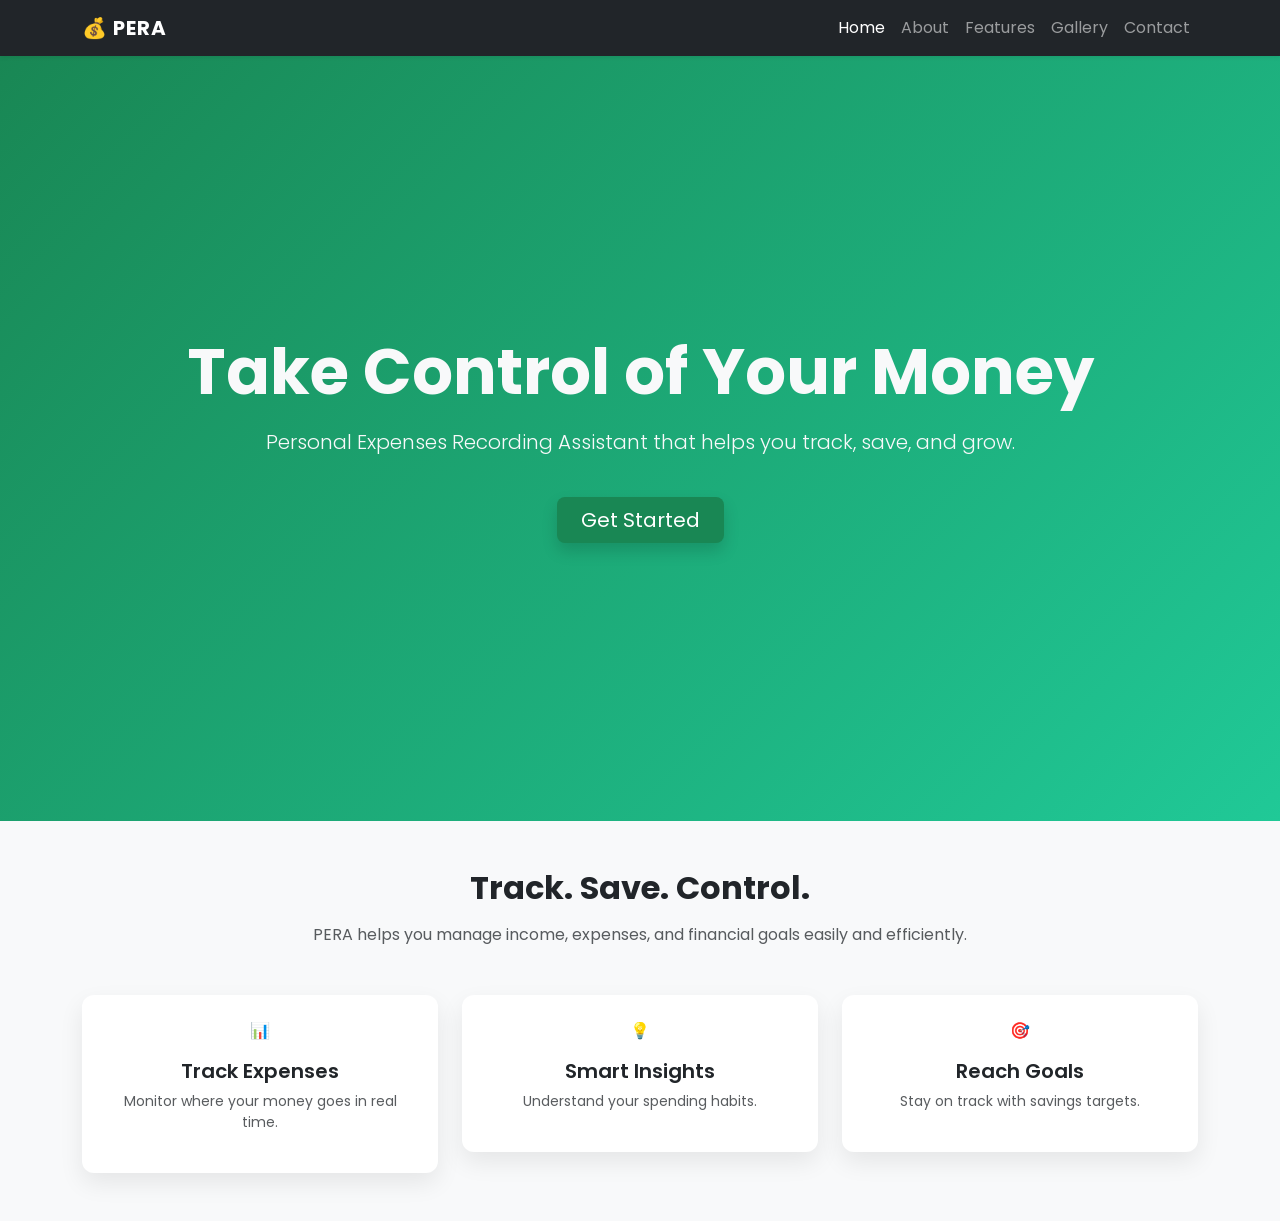
<file: index.html>
<!DOCTYPE html>
<html lang="en">
<head>
  <meta charset="UTF-8">
  <meta name="viewport" content="width=device-width, initial-scale=1.0">
  <title>PERA | Home</title>

  <link href="https://cdn.jsdelivr.net/npm/bootstrap@5.3.2/dist/css/bootstrap.min.css" rel="stylesheet">

  <link href="https://fonts.googleapis.com/css2?family=Poppins:wght@300;400;600;700&display=swap" rel="stylesheet">

  <link rel="stylesheet" href="style.css">
</head>
<body>

<nav class="navbar navbar-expand-lg navbar-dark bg-dark shadow-sm">
  <div class="container">
    <a class="navbar-brand fw-bold" href="index.html">💰 PERA</a>
    <button class="navbar-toggler" type="button" data-bs-toggle="collapse" data-bs-target="#navbarNav">
      <span class="navbar-toggler-icon"></span>
    </button>
    <div class="collapse navbar-collapse" id="navbarNav">
      <ul class="navbar-nav ms-auto">
        <li class="nav-item"><a class="nav-link active" href="index.html">Home</a></li>
        <li class="nav-item"><a class="nav-link" href="about.html">About</a></li>
        <li class="nav-item"><a class="nav-link" href="services.html">Features</a></li>
        <li class="nav-item"><a class="nav-link" href="gallery.html">Gallery</a></li>
        <li class="nav-item"><a class="nav-link" href="contact.html">Contact</a></li>
      </ul>
    </div>
  </div>
</nav>

<header class="hero text-center text-light d-flex align-items-center">
  <div class="container">
    <h1 class="display-3 fw-bold">Take Control of Your Money</h1>
    <p class="lead mt-3">Personal Expenses Recording Assistant that helps you track, save, and grow.</p>
    
    <a href="home.html" class="btn btn-success btn-lg mt-4 px-4 py-2 shadow">Get Started</a>
  </div>
</header>

<section class="container text-center py-5">
  <h2 class="fw-bold mb-3">Track. Save. Control.</h2>
  <p class="text-muted mb-5">PERA helps you manage income, expenses, and financial goals easily and efficiently.</p>

  <div class="row g-4">
    <div class="col-md-4">
      <div class="feature-box p-4">
        📊
        <h5 class="mt-3 fw-semibold">Track Expenses</h5>
        <p class="text-muted small">Monitor where your money goes in real time.</p>
      </div>
    </div>
    <div class="col-md-4">
      <div class="feature-box p-4">
        💡
        <h5 class="mt-3 fw-semibold">Smart Insights</h5>
        <p class="text-muted small">Understand your spending habits.</p>
      </div>
    </div>
    <div class="col-md-4">
      <div class="feature-box p-4">
        🎯
        <h5 class="mt-3 fw-semibold">Reach Goals</h5>
        <p class="text-muted small">Stay on track with savings targets.</p>
      </div>
    </div>
  </div>
</section>

<script src="script.js"></script>
<script src="https://cdn.jsdelivr.net/npm/bootstrap@5.3.2/dist/js/bootstrap.bundle.min.js"></script>
</body>
</html>
</file>
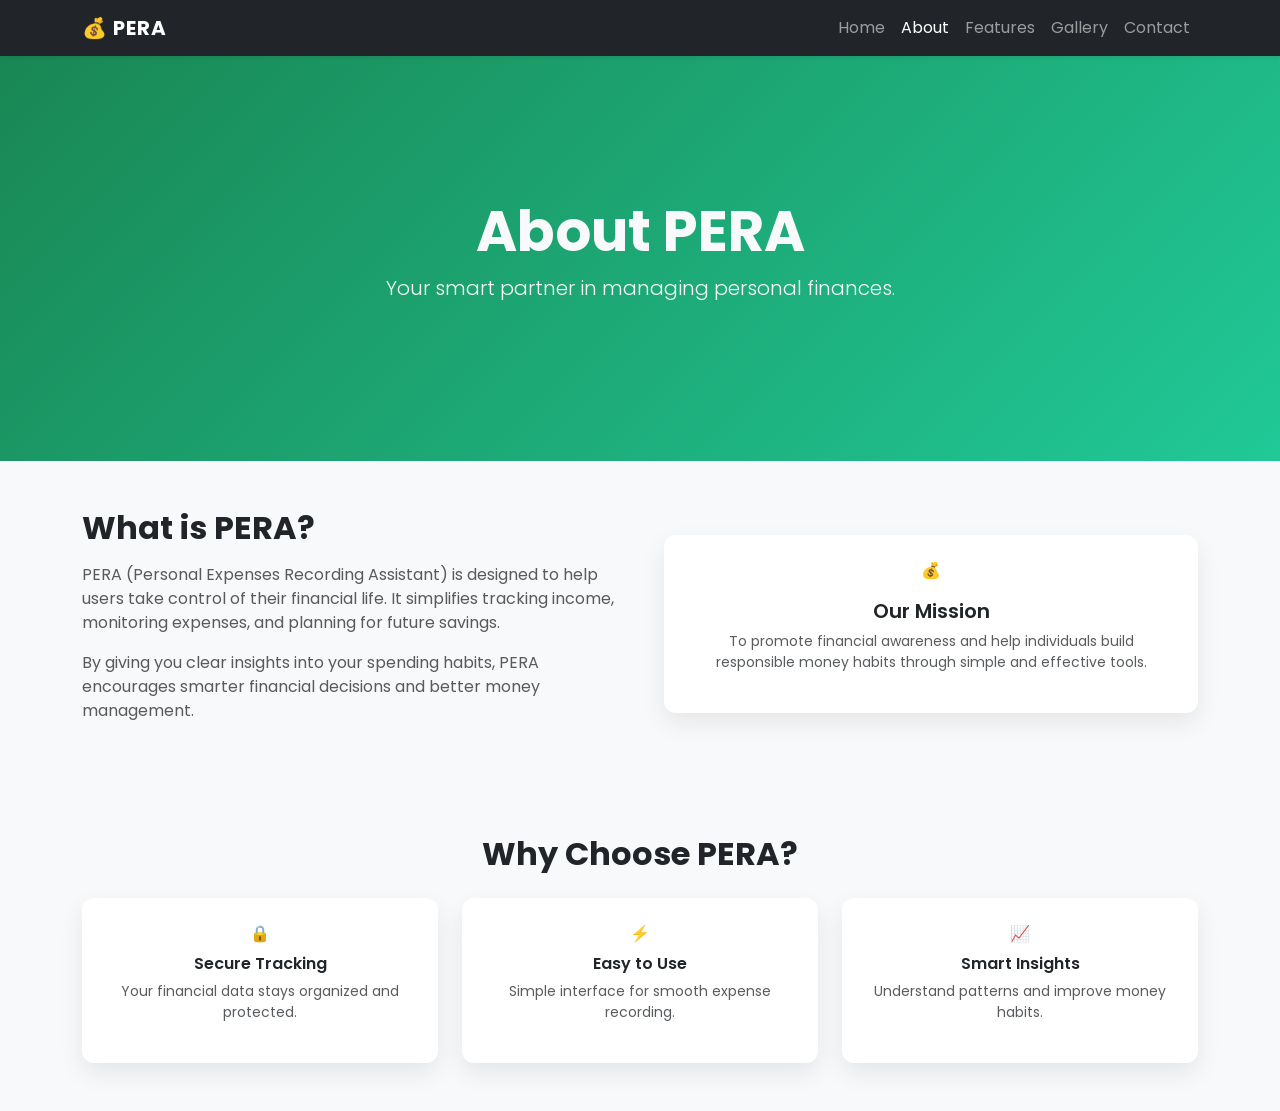
<file: about.html>
<!DOCTYPE html>
<html lang="en">
<head>
  <meta charset="UTF-8">
  <meta name="viewport" content="width=device-width, initial-scale=1.0">
  <title>About | PERA</title>

  <!-- Bootstrap -->
  <link href="https://cdn.jsdelivr.net/npm/bootstrap@5.3.2/dist/css/bootstrap.min.css" rel="stylesheet">

  <!-- Google Font -->
  <link href="https://fonts.googleapis.com/css2?family=Poppins:wght@300;400;600;700&display=swap" rel="stylesheet">

  <link rel="stylesheet" href="style.css">
</head>
<body>

<!-- Navbar -->
<nav class="navbar navbar-expand-lg navbar-dark bg-dark shadow-sm">
  <div class="container">
    <a class="navbar-brand fw-bold" href="index.html">💰 PERA</a>
    <button class="navbar-toggler" type="button" data-bs-toggle="collapse" data-bs-target="#navbarNav">
      <span class="navbar-toggler-icon"></span>
    </button>
    <div class="collapse navbar-collapse" id="navbarNav">
      <ul class="navbar-nav ms-auto">
        <li class="nav-item"><a class="nav-link" href="index.html">Home</a></li>
        <li class="nav-item"><a class="nav-link active" href="about.html">About</a></li>
        <li class="nav-item"><a class="nav-link" href="services.html">Features</a></li>
        <li class="nav-item"><a class="nav-link" href="gallery.html">Gallery</a></li>
        <li class="nav-item"><a class="nav-link" href="contact.html">Contact</a></li>
      </ul>
    </div>
  </div>
</nav>

<!-- Page Header -->
<section class="about-hero text-center text-light d-flex align-items-center">
  <div class="container">
    <h1 class="display-4 fw-bold">About PERA</h1>
    <p class="lead">Your smart partner in managing personal finances.</p>
  </div>
</section>

<!-- About Content -->
<section class="container py-5">
  <div class="row align-items-center g-5">
    <div class="col-md-6">
      <h2 class="fw-bold mb-3">What is PERA?</h2>
      <p class="text-muted">
        PERA (Personal Expenses Recording Assistant) is designed to help users take
        control of their financial life. It simplifies tracking income, monitoring
        expenses, and planning for future savings.
      </p>
      <p class="text-muted">
        By giving you clear insights into your spending habits, PERA encourages
        smarter financial decisions and better money management.
      </p>
    </div>

    <div class="col-md-6 text-center">
      <div class="about-card p-4">
        💰
        <h5 class="mt-3 fw-semibold">Our Mission</h5>
        <p class="text-muted small">
          To promote financial awareness and help individuals build responsible
          money habits through simple and effective tools.
        </p>
      </div>
    </div>
  </div>
</section>

<!-- Why Choose Us -->
<section class="bg-light py-5">
  <div class="container text-center">
    <h2 class="fw-bold mb-4">Why Choose PERA?</h2>

    <div class="row g-4">
      <div class="col-md-4">
        <div class="feature-box p-4">
          🔒
          <h6 class="mt-2 fw-semibold">Secure Tracking</h6>
          <p class="small text-muted">Your financial data stays organized and protected.</p>
        </div>
      </div>
      <div class="col-md-4">
        <div class="feature-box p-4">
          ⚡
          <h6 class="mt-2 fw-semibold">Easy to Use</h6>
          <p class="small text-muted">Simple interface for smooth expense recording.</p>
        </div>
      </div>
      <div class="col-md-4">
        <div class="feature-box p-4">
          📈
          <h6 class="mt-2 fw-semibold">Smart Insights</h6>
          <p class="small text-muted">Understand patterns and improve money habits.</p>
        </div>
      </div>
    </div>
  </div>
</section>

<script src="https://cdn.jsdelivr.net/npm/bootstrap@5.3.2/dist/js/bootstrap.bundle.min.js"></script>
</body>
</html>
</file>
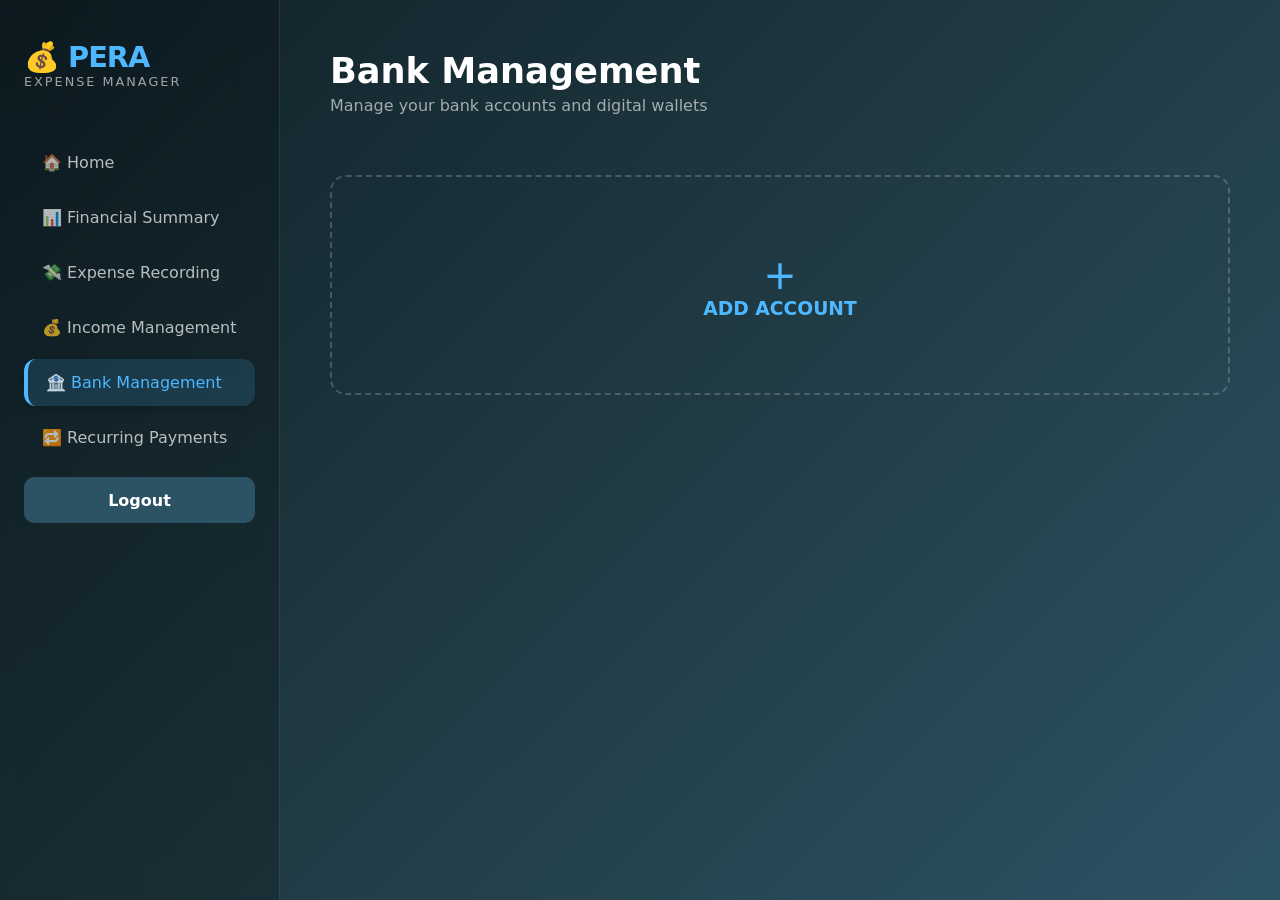
<file: bank-management.html>
<!DOCTYPE html>
<html lang="en">
<head>
    <meta charset="UTF-8">
    <meta name="viewport" content="width=device-width, initial-scale=1.0">
    <title>PERA - Bank Management</title>
    <link rel="stylesheet" href="web.css">
</head>
<body class="theme-bank">
    <div class="dashboard">
        <div class="sidebar">
            <div class="logo"><h2>💰 PERA</h2><p>Expense Manager</p></div>
            <nav class="menu">
                <a class="menu-item" href="home.html">🏠 Home</a>
                <a class="menu-item" href="financial-summary.html">📊 Financial Summary</a>
                <a class="menu-item" href="expense-recording.html">💸 Expense Recording</a>
                <a class="menu-item" href="income-management.html">💰 Income Management</a>
                <a class="menu-item active" href="bank-management.html">🏦 Bank Management</a>
                <a class="menu-item" href="recurring-payments.html">🔁 Recurring Payments</a>
            </nav>
            <div class="logout"><button onclick="logout()">Logout</button></div>
        </div>

        <div class="main">
            <div class="topbar">
                <h1>Bank Management</h1>
                <p>Manage your bank accounts and digital wallets</p>
            </div>
            
            <div id="bankList" class="cards" style="display: grid; grid-template-columns: repeat(auto-fit, minmax(320px, 1fr)); gap: 25px; padding: 20px 0;">
                <div class="card" onclick="openBankModal()" style="border: 2px dashed #4db8ff; display:flex; align-items:center; justify-content:center; cursor:pointer; min-height: 150px;">
                    <h3 style="color: #4db8ff;">+ Add Account</h3>
                </div>
            </div>
        </div>
    </div>

    <div id="bankModal" style="display:none; position:fixed; top:0; left:0; width:100%; height:100%; background:rgba(0,0,0,0.7); z-index:1000; align-items:center; justify-content:center;">
        <div style="background:#1e293b; padding:30px; border-radius:12px; width:90%; max-width:400px; color:white;">
            <h2>Add New Account</h2>
            <form id="bankForm">
                <label>Bank Name (e.g., GCash, BDO)</label>
                <input type="text" id="bankName" required style="width:100%; padding:10px; margin:10px 0; border-radius:5px; border:none;">
                
                <label>Initial Balance (₱)</label>
                <input type="number" id="bankBalance" required style="width:100%; padding:10px; margin:10px 0; border-radius:5px; border:none;">
                
                <div style="display:flex; gap:10px; margin-top:20px;">
                    <button type="submit" style="background:#4ade80; flex:1; padding:10px; border:none; border-radius:5px; cursor:pointer;">Save</button>
                    <button type="button" onclick="closeBankModal()" style="background:#dc2626; flex:1; padding:10px; border:none; border-radius:5px; cursor:pointer;">Cancel</button>
                </div>
            </form>
        </div>
    </div>

    <script src="web.js"></script>
    <script>
        // Internal page logic to handle the modal
        function openBankModal() { document.getElementById('bankModal').style.display = 'flex'; }
        function closeBankModal() { document.getElementById('bankModal').style.display = 'none'; }
    </script>
</body>
</html>
</file>
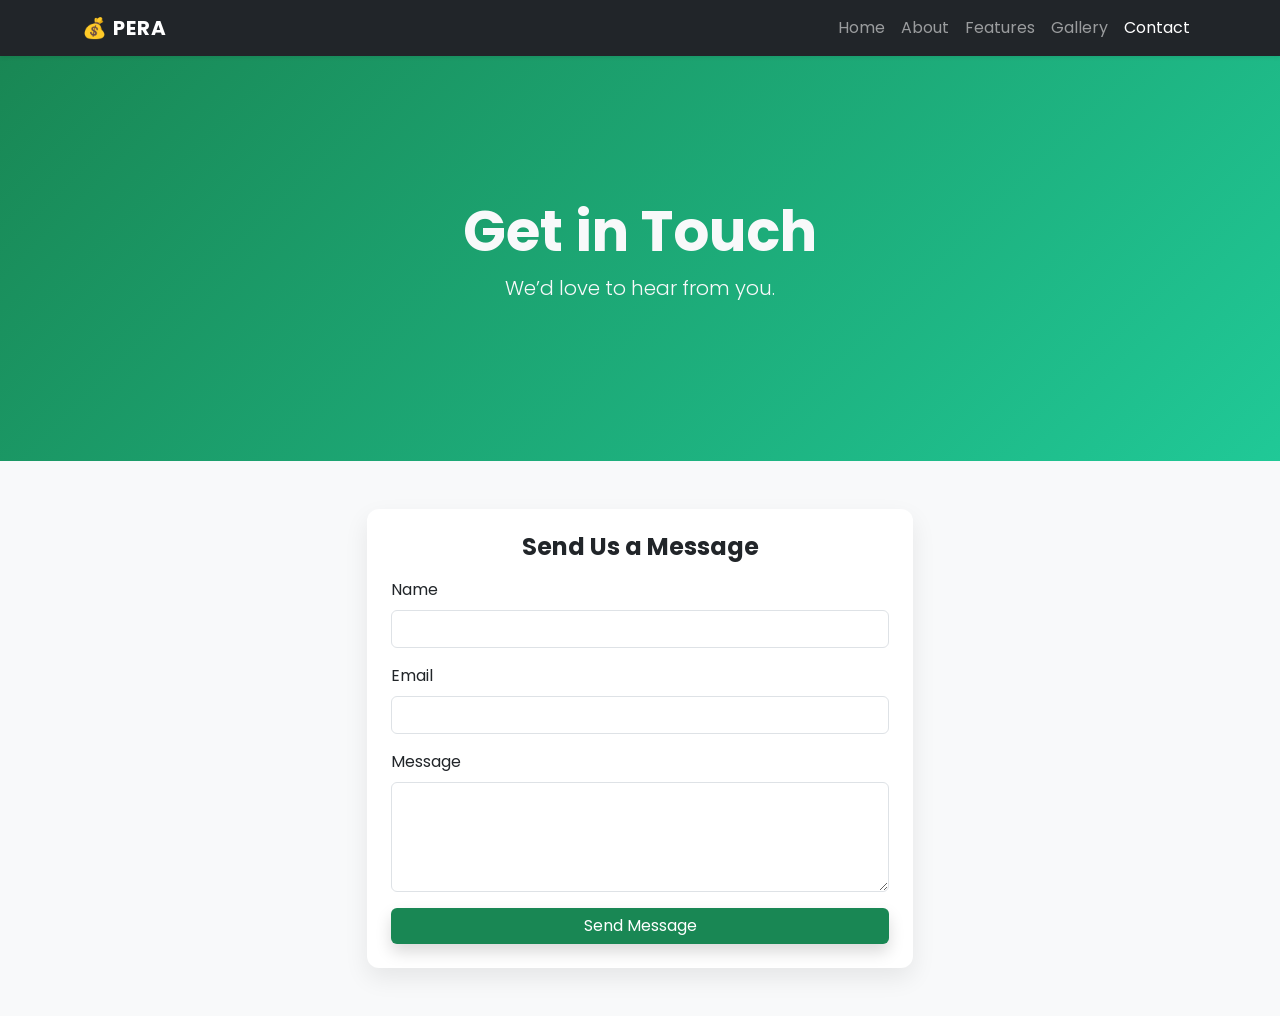
<file: contact.html>
<!DOCTYPE html>
<html lang="en">
<head>
  <meta charset="UTF-8">
  <meta name="viewport" content="width=device-width, initial-scale=1.0">
  <title>Contact | PERA</title>

  <link href="https://cdn.jsdelivr.net/npm/bootstrap@5.3.2/dist/css/bootstrap.min.css" rel="stylesheet">
  <link href="https://fonts.googleapis.com/css2?family=Poppins:wght@300;400;600;700&display=swap" rel="stylesheet">
  <link rel="stylesheet" href="style.css">
</head>
<body>

<!-- Navbar -->
<nav class="navbar navbar-expand-lg navbar-dark bg-dark shadow-sm">
  <div class="container">
    <a class="navbar-brand fw-bold" href="index.html">💰 PERA</a>
    <button class="navbar-toggler" type="button" data-bs-toggle="collapse" data-bs-target="#navbarNav">
      <span class="navbar-toggler-icon"></span>
    </button>
    <div class="collapse navbar-collapse" id="navbarNav">
      <ul class="navbar-nav ms-auto">
        <li class="nav-item"><a class="nav-link" href="index.html">Home</a></li>
        <li class="nav-item"><a class="nav-link" href="about.html">About</a></li>
        <li class="nav-item"><a class="nav-link" href="services.html">Features</a></li>
        <li class="nav-item"><a class="nav-link" href="gallery.html">Gallery</a></li>
        <li class="nav-item"><a class="nav-link active" href="contact.html">Contact</a></li>
      </ul>
    </div>
  </div>
</nav>

<!-- Hero -->
<section class="about-hero text-center text-light d-flex align-items-center">
  <div class="container">
    <h1 class="display-4 fw-bold">Get in Touch</h1>
    <p class="lead">We’d love to hear from you.</p>
  </div>
</section>

<!-- Contact Form -->
<section class="container py-5">
  <div class="row justify-content-center">
    <div class="col-md-6">
      <div class="about-card p-4">
        <h4 class="fw-bold mb-3 text-center">Send Us a Message</h4>

        <form onsubmit="return submitForm()">
          <div class="mb-3">
            <label class="form-label">Name</label>
            <input type="text" class="form-control" required>
          </div>

          <div class="mb-3">
            <label class="form-label">Email</label>
            <input type="email" class="form-control" required>
          </div>

          <div class="mb-3">
            <label class="form-label">Message</label>
            <textarea class="form-control" rows="4" required></textarea>
          </div>

          <button class="btn btn-success w-100 shadow">Send Message</button>
        </form>

      </div>
    </div>
  </div>
</section>

<script src="script.js"></script>
<script src="https://cdn.jsdelivr.net/npm/bootstrap@5.3.2/dist/js/bootstrap.bundle.min.js"></script>
</body>
</html>
</file>
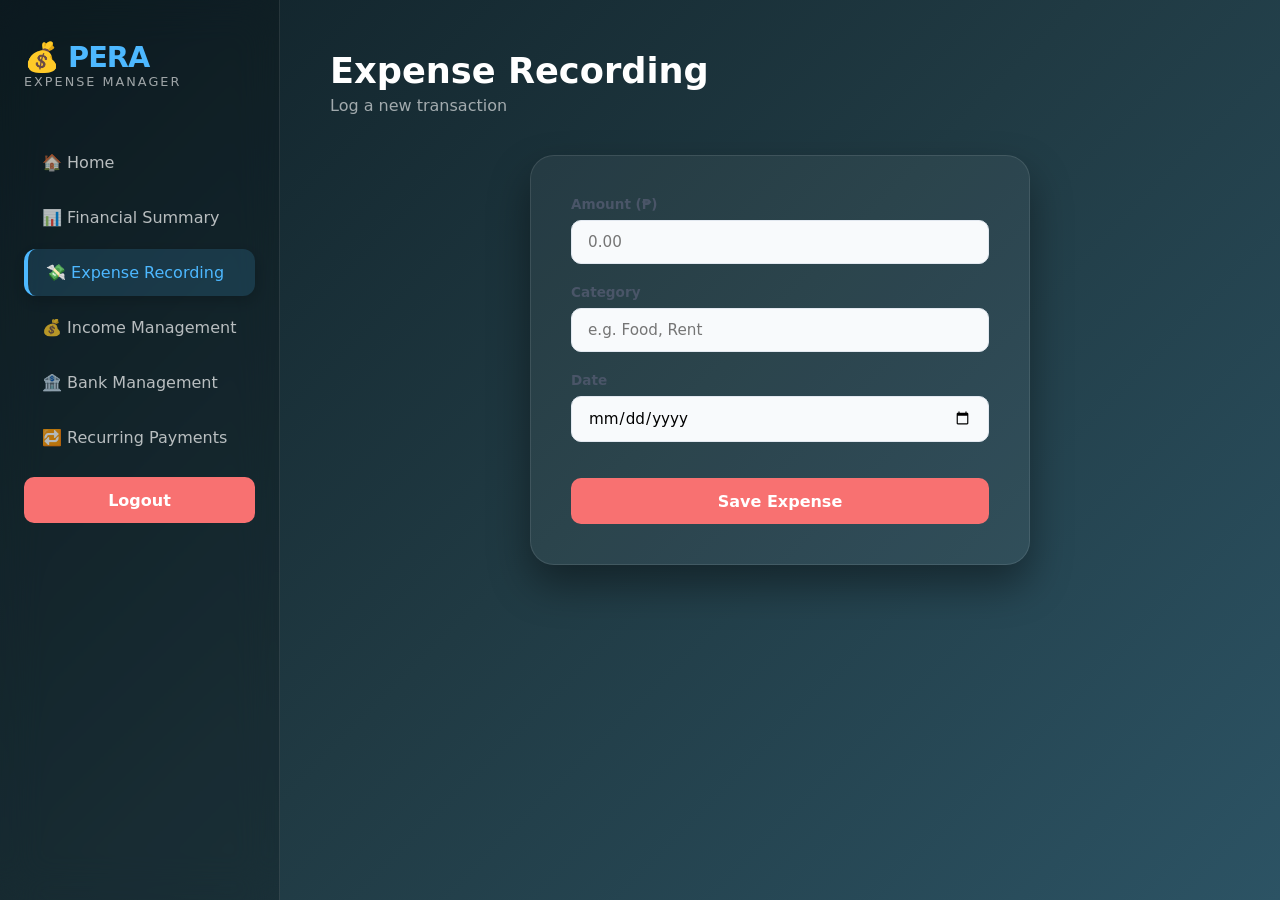
<file: expense-recording.html>
<!DOCTYPE html>
<html lang="en">
<head>
    <meta charset="UTF-8">
    <meta name="viewport" content="width=device-width, initial-scale=1.0">
    <title>PERA - Record Expense</title>
    <link rel="stylesheet" href="web.css">
</head>
<body class="theme-expense">
    <div class="dashboard">
        <div class="sidebar">
            <div class="logo"><h2>💰 PERA</h2><p>Expense Manager</p></div>
            <nav class="menu">
                <a class="menu-item" href="home.html">🏠 Home</a>
                <a class="menu-item" href="financial-summary.html">📊 Financial Summary</a>
                <a class="menu-item active" href="expense-recording.html">💸 Expense Recording</a>
                <a class="menu-item" href="income-management.html">💰 Income Management</a>
                <a class="menu-item" href="bank-management.html">🏦 Bank Management</a>
                <a class="menu-item" href="recurring-payments.html">🔁 Recurring Payments</a>
            </nav>
            <div class="logout"><button onclick="logout()">Logout</button></div>
        </div>

        <div class="main">
            <div class="topbar"><h1>Expense Recording</h1><p>Log a new transaction</p></div>
            <div class="form-container" style="max-width: 500px; margin: 0 auto;">
                <form id="expenseForm">
    <div class="input-group">
        <label>Amount (₱)</label>
        <input type="number" id="expAmount" placeholder="0.00" required>
    </div>
    <div class="input-group">
        <label>Category</label>
        <input type="text" id="expCategory" placeholder="e.g. Food, Rent" required>
    </div>
    <div class="input-group">
        <label>Date</label>
        <input type="date" id="expDate" required>
    </div>
    <button type="submit" style="background: #f87171; width: 100%;">Save Expense</button>
</form>
            </div>
        </div>
    </div>
    <script src="web.js"></script>
</body>
</html>
</file>
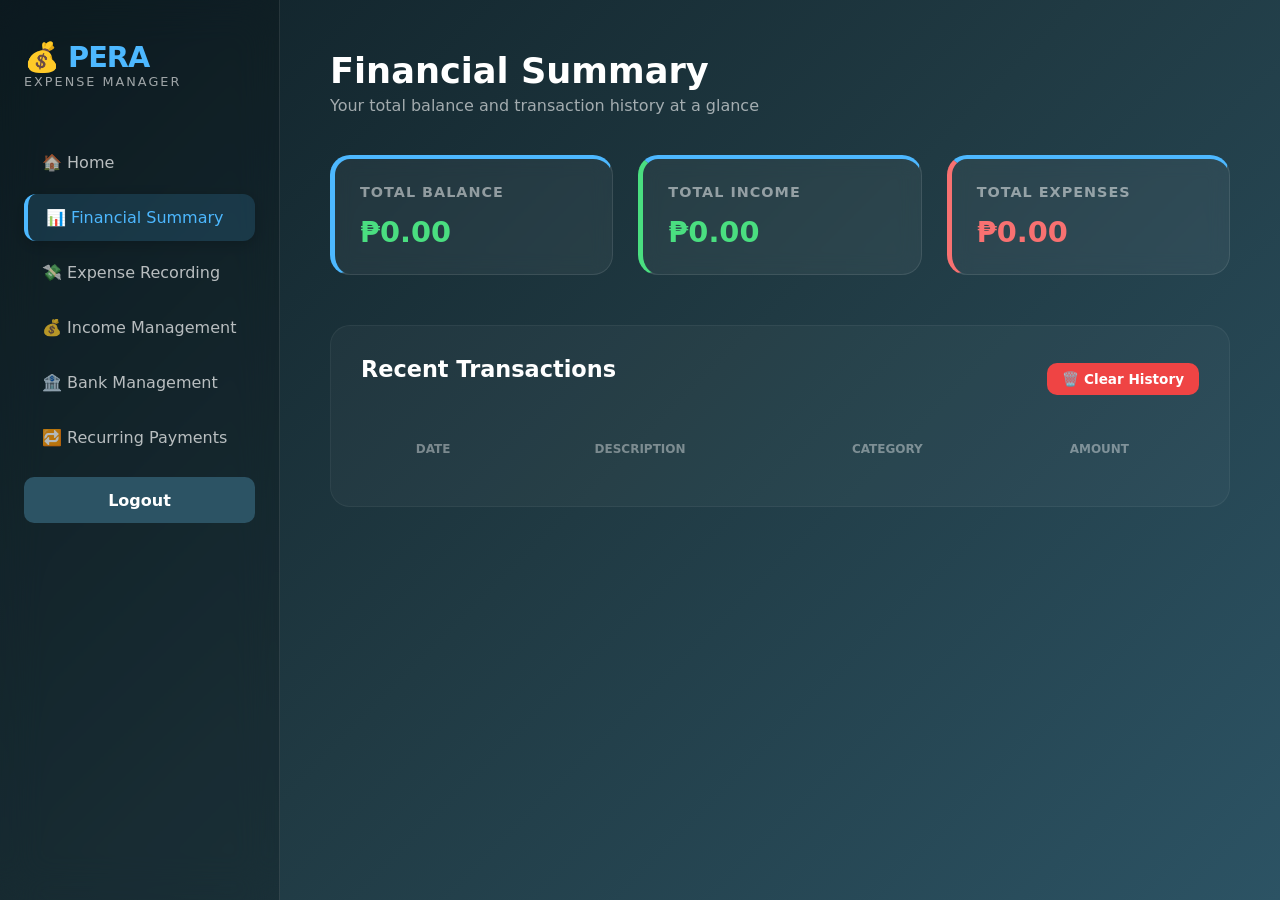
<file: financial-summary.html>
<!DOCTYPE html>
<html lang="en">
<head>
    <meta charset="UTF-8">
    <meta name="viewport" content="width=device-width, initial-scale=1.0">
    <title>PERA - Financial Summary</title>
    <link rel="stylesheet" href="web.css">
</head>
<body class="theme-summary">
    <div class="dashboard">
        <div class="sidebar">
            <div class="logo">
                <h2>💰 PERA</h2>
                <p>Expense Manager</p>
            </div>
            <nav class="menu">
                <a class="menu-item" href="home.html">🏠 Home</a>
                <a class="menu-item active" href="financial-summary.html">📊 Financial Summary</a>
                <a class="menu-item" href="expense-recording.html">💸 Expense Recording</a>
                <a class="menu-item" href="income-management.html">💰 Income Management</a>
                <a class="menu-item" href="bank-management.html">🏦 Bank Management</a>
                <a class="menu-item" href="recurring-payments.html">🔁 Recurring Payments</a>
            </nav>
            <div class="logout">
                <button onclick="logout()">Logout</button>
            </div>
        </div>

        <div class="main">
            <div class="topbar">
                <h1>Financial Summary</h1>
                <p>Your total balance and transaction history at a glance</p>
            </div>

            <div class="cards">
                <div class="card card-balance">
                    <h3>Total Balance</h3>
                    <div class="amount" id="totalBalance">₱0.00</div>
                </div>
                <div class="card card-income">
                    <h3>Total Income</h3>
                    <div class="amount income-text" id="totalIncome">₱0.00</div>
                </div>
                <div class="card card-expense">
                    <h3>Total Expenses</h3>
                    <div class="amount expense-text" id="totalExpense">₱0.00</div>
                </div>
            </div>

            <div class="recent">
                <div style="display: flex; justify-content: space-between; align-items: center; margin-bottom: 20px;">
                    <h2>Recent Transactions</h2>
                    <button onclick="clearHistory()" style="width: auto; padding: 8px 15px; background: #ef4444; font-size: 0.85rem; margin-top: 0;">
                        🗑️ Clear History
                    </button>
                </div>
                <table>
                    <thead>
                        <tr>
                            <th>Date</th>
                            <th>Description</th>
                            <th>Category</th>
                            <th>Amount</th>
                        </tr>
                    </thead>
                    <tbody id="transactionTableBody">
                        </tbody>
                </table>
            </div>
        </div>
    </div>
    <script src="web.js"></script>
</body>
</html>
</file>
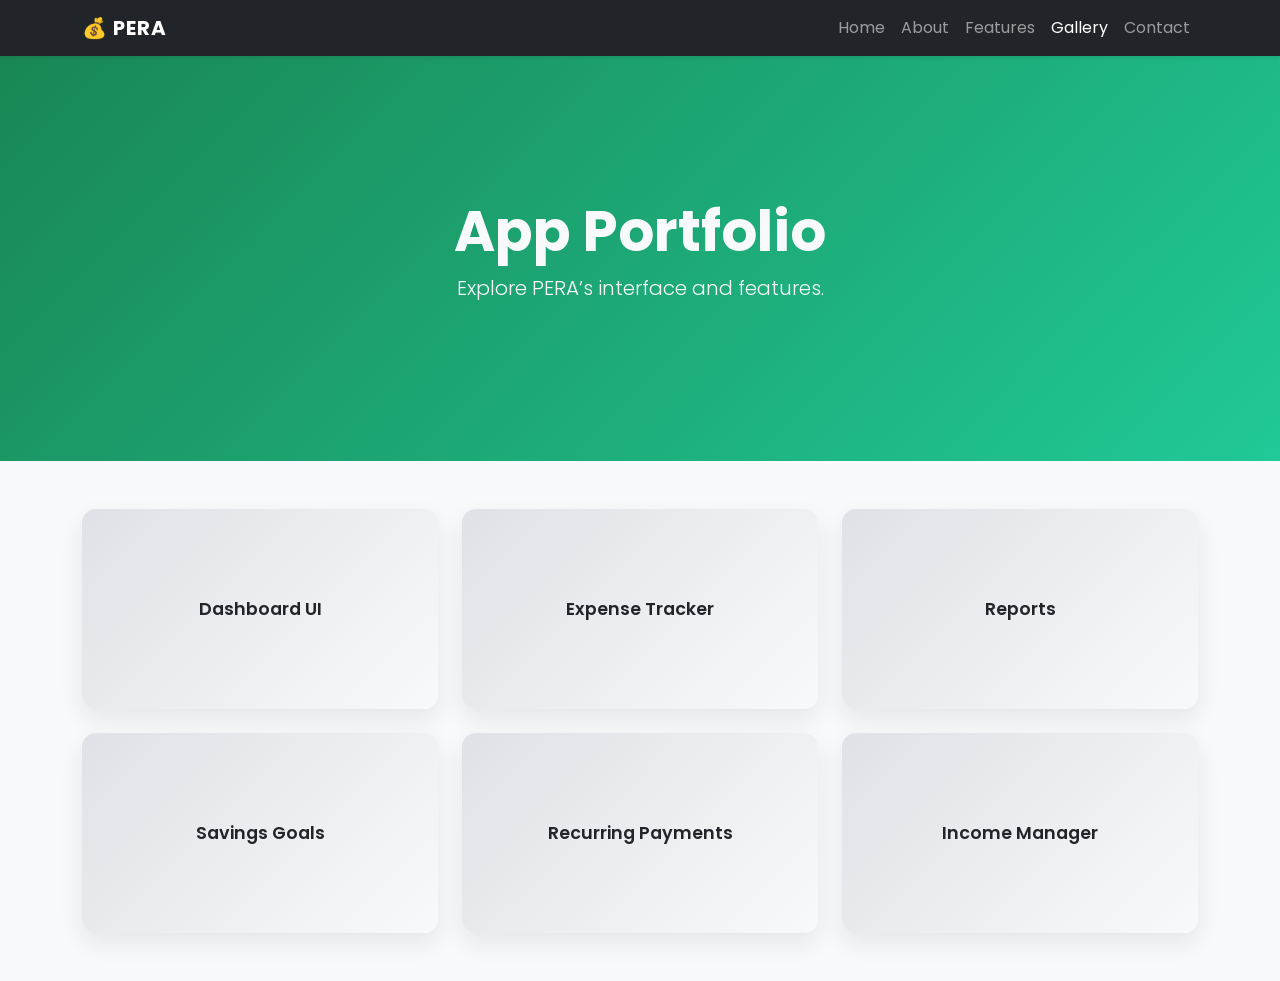
<file: gallery.html>
<!DOCTYPE html>
<html lang="en">
<head>
  <meta charset="UTF-8">
  <meta name="viewport" content="width=device-width, initial-scale=1.0">
  <title>Gallery | PERA</title>

  <link href="https://cdn.jsdelivr.net/npm/bootstrap@5.3.2/dist/css/bootstrap.min.css" rel="stylesheet">
  <link href="https://fonts.googleapis.com/css2?family=Poppins:wght@300;400;600;700&display=swap" rel="stylesheet">
  <link rel="stylesheet" href="style.css">
</head>
<body>

<!-- Navbar -->
<nav class="navbar navbar-expand-lg navbar-dark bg-dark shadow-sm">
  <div class="container">
    <a class="navbar-brand fw-bold" href="index.html">💰 PERA</a>
    <button class="navbar-toggler" type="button" data-bs-toggle="collapse" data-bs-target="#navbarNav">
      <span class="navbar-toggler-icon"></span>
    </button>
    <div class="collapse navbar-collapse" id="navbarNav">
      <ul class="navbar-nav ms-auto">
        <li class="nav-item"><a class="nav-link" href="index.html">Home</a></li>
        <li class="nav-item"><a class="nav-link" href="about.html">About</a></li>
        <li class="nav-item"><a class="nav-link" href="services.html">Features</a></li>
        <li class="nav-item"><a class="nav-link active" href="gallery.html">Gallery</a></li>
        <li class="nav-item"><a class="nav-link" href="contact.html">Contact</a></li>
      </ul>
    </div>
  </div>
</nav>

<!-- Hero -->
<section class="about-hero text-center text-light d-flex align-items-center">
  <div class="container">
    <h1 class="display-4 fw-bold">App Portfolio</h1>
    <p class="lead">Explore PERA’s interface and features.</p>
  </div>
</section>

<!-- Portfolio Grid -->
<section class="container py-5">
  <div class="row g-4">

    <!-- Card 1 -->
    <div class="col-md-4">
      <div class="portfolio-item" data-bs-toggle="modal" data-bs-target="#modal1">
        <div class="portfolio-image">Dashboard UI</div>
        <div class="portfolio-overlay">
          <h6>Main Dashboard</h6>
          <p>Overview of balance and recent expenses.</p>
        </div>
      </div>
    </div>

    <!-- Card 2 -->
    <div class="col-md-4">
      <div class="portfolio-item" data-bs-toggle="modal" data-bs-target="#modal2">
        <div class="portfolio-image">Expense Tracker</div>
        <div class="portfolio-overlay">
          <h6>Expense Recording</h6>
          <p>Quickly log daily spending.</p>
        </div>
      </div>
    </div>

    <!-- Card 3 -->
    <div class="col-md-4">
      <div class="portfolio-item" data-bs-toggle="modal" data-bs-target="#modal3">
        <div class="portfolio-image">Reports</div>
        <div class="portfolio-overlay">
          <h6>Financial Reports</h6>
          <p>Charts and monthly summaries.</p>
        </div>
      </div>
    </div>

    <!-- NEW CARDS -->
    <div class="col-md-4">
      <div class="portfolio-item" data-bs-toggle="modal" data-bs-target="#modal4">
        <div class="portfolio-image">Savings Goals</div>
        <div class="portfolio-overlay">
          <h6>Savings Tracker</h6>
          <p>Track progress toward goals.</p>
        </div>
      </div>
    </div>

    <div class="col-md-4">
      <div class="portfolio-item" data-bs-toggle="modal" data-bs-target="#modal5">
        <div class="portfolio-image">Recurring Payments</div>
        <div class="portfolio-overlay">
          <h6>Subscriptions</h6>
          <p>Manage recurring bills.</p>
        </div>
      </div>
    </div>

    <div class="col-md-4">
      <div class="portfolio-item" data-bs-toggle="modal" data-bs-target="#modal6">
        <div class="portfolio-image">Income Manager</div>
        <div class="portfolio-overlay">
          <h6>Income Tracking</h6>
          <p>Monitor salary and earnings.</p>
        </div>
      </div>
    </div>

  </div>
</section>
</file>
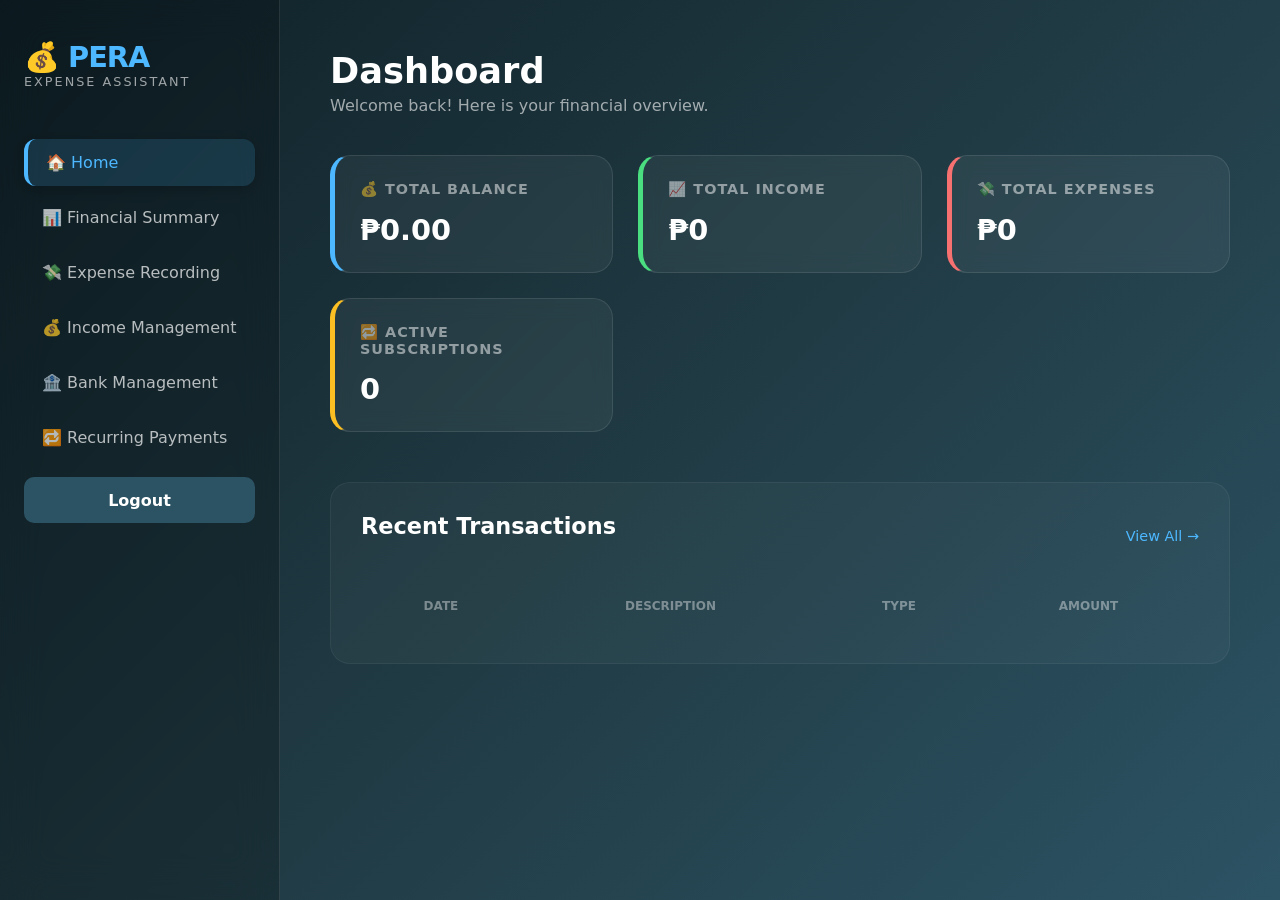
<file: home.html>
<!DOCTYPE html>
<html lang="en">
<head>
    <meta charset="UTF-8">
    <meta name="viewport" content="width=device-width, initial-scale=1.0">
    <title>PERA - Dashboard</title>
    <link rel="stylesheet" href="web.css">
</head>
<body>

<div class="dashboard">
    <div class="sidebar">
        <div class="logo">
            <h2>💰 PERA</h2>
            <p>Expense Assistant</p>
        </div>
        <nav class="menu">
            <a class="menu-item active" href="home.html">🏠 Home</a> 
            <a class="menu-item" href="financial-summary.html">📊 Financial Summary</a>
            <a class="menu-item" href="expense-recording.html">💸 Expense Recording</a>
            <a class="menu-item" href="income-management.html">💰 Income Management</a>
            <a class="menu-item" href="bank-management.html">🏦 Bank Management</a>
            <a class="menu-item" href="recurring-payments.html">🔁 Recurring Payments</a>
        </nav>
        <div class="logout">
            <button onclick="logout()">Logout</button>
        </div>
    </div>

    <div class="main">
        <div class="topbar">
            <h1>Dashboard</h1>
            <p>Welcome back! Here is your financial overview.</p>
        </div>

        <div class="cards">
            <div class="card card-balance">
                <h3>💰 Total Balance</h3>
                <p class="amount" id="dashTotalBalance">₱0.00</p>
            </div>

            <div class="card card-income">
                <h3>📈 Total Income</h3>
                <p class="amount" id="dashTotalIncome">₱0.00</p>
            </div>

            <div class="card card-expense">
                <h3>💸 Total Expenses</h3>
                <p class="amount" id="dashTotalExpense">₱0.00</p>
            </div>

            <div class="card card-recurring">
                <h3>🔁 Active Subscriptions</h3>
                <p class="amount" id="dashRecurringCount">0</p>
            </div>
        </div>

        <div class="recent">
            <div style="display: flex; justify-content: space-between; align-items: center; margin-bottom: 20px;">
                <h2>Recent Transactions</h2>
                <a href="financial-summary.html" style="color: #4db8ff; text-decoration: none; font-size: 0.9rem;">View All →</a>
            </div>
            <table>
                <thead>
                    <tr>
                        <th>Date</th>
                        <th>Description</th>
                        <th>Type</th>
                        <th>Amount</th>
                    </tr>
                </thead>
                <tbody id="dashTransactionTable">
                    </tbody>
            </table>
        </div>
    </div>
</div>

<script src="web.js"></script>
</body>
</html>
</file>
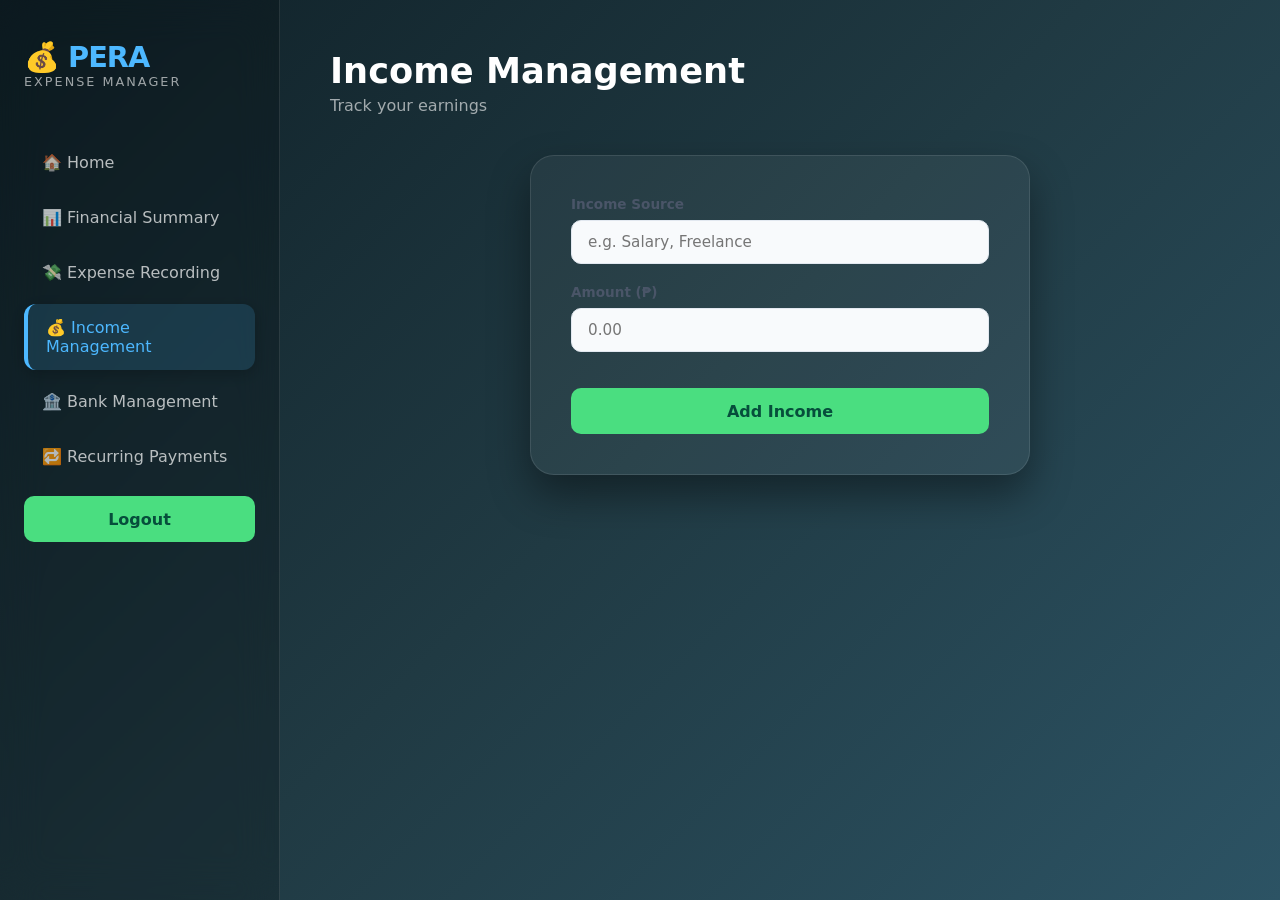
<file: income-management.html>
<!DOCTYPE html>
<html lang="en">
<head>
    <meta charset="UTF-8">
    <meta name="viewport" content="width=device-width, initial-scale=1.0">
    <title>PERA - Income Management</title>
    <link rel="stylesheet" href="web.css">
</head>
<body class="theme-income">
    <div class="dashboard">
        <div class="sidebar">
            <div class="logo"><h2>💰 PERA</h2><p>Expense Manager</p></div>
            <nav class="menu">
                <a class="menu-item" href="home.html">🏠 Home</a>
                <a class="menu-item" href="financial-summary.html">📊 Financial Summary</a>
                <a class="menu-item" href="expense-recording.html">💸 Expense Recording</a>
                <a class="menu-item active" href="income-management.html">💰 Income Management</a>
                <a class="menu-item" href="bank-management.html">🏦 Bank Management</a>
                <a class="menu-item" href="recurring-payments.html">🔁 Recurring Payments</a>
            </nav>
            <div class="logout"><button onclick="logout()">Logout</button></div>
        </div>

        <div class="main">
            <div class="topbar"><h1>Income Management</h1><p>Track your earnings</p></div>
            <div class="form-container" style="max-width: 500px; margin: 0 auto;">
<form id="incomeForm">
    <div class="input-group">
        <label>Income Source</label>
        <input type="text" id="incSource" placeholder="e.g. Salary, Freelance" required>
    </div>
    <div class="input-group">
        <label>Amount (₱)</label>
        <input type="number" id="incAmount" placeholder="0.00" required>
    </div>
    <button type="submit" style="background: #4ade80; color: #064e3b; width: 100%;">Add Income</button>
</form>
            </div>
        </div>
    </div>
    <script src="web.js"></script>
</body>
</html>
</file>
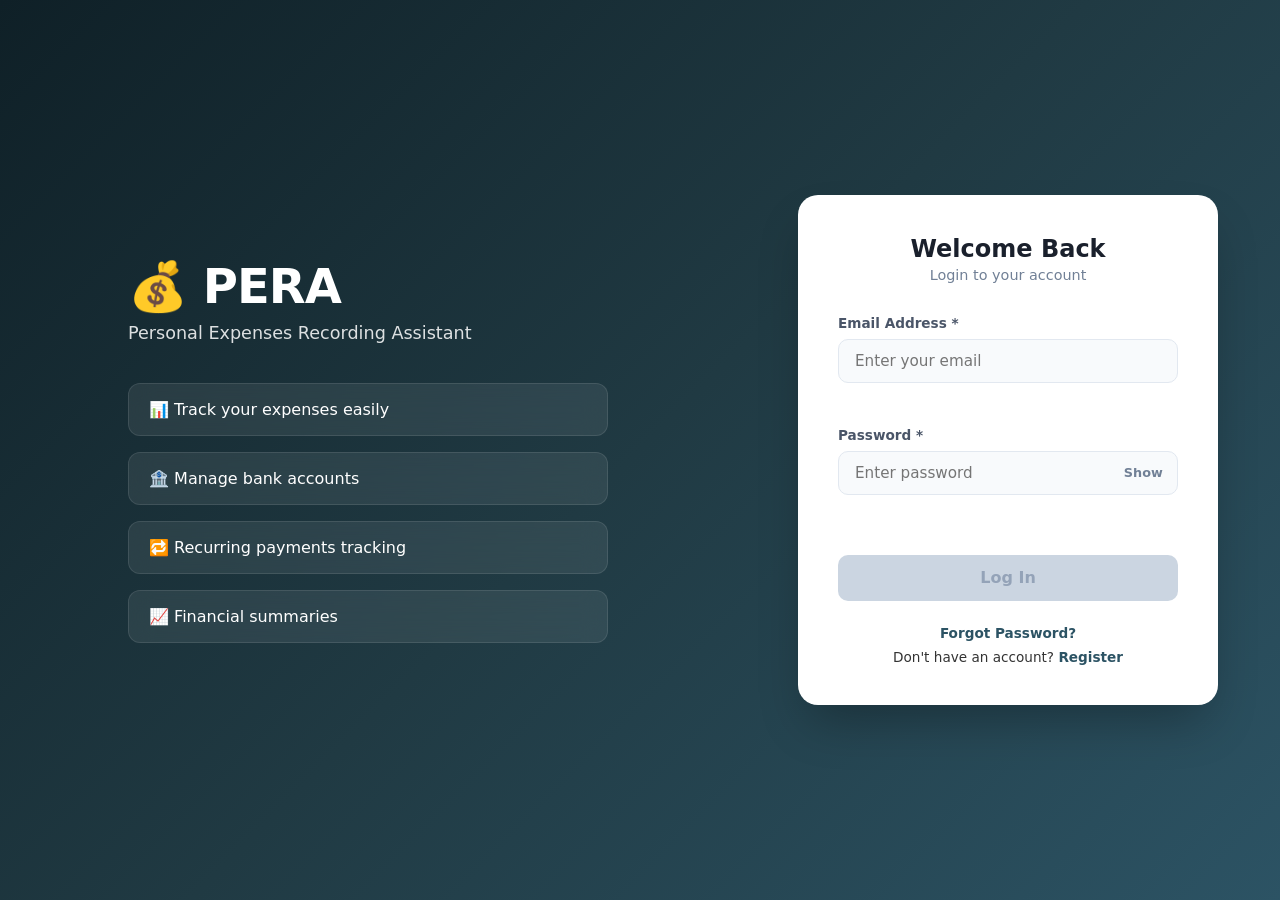
<file: login.html>
<!DOCTYPE html>
<html lang="en">
<head>
    <meta charset="UTF-8">
    <meta name="viewport" content="width=device-width, initial-scale=1.0">
    <title>PERA - Login</title>
    <link rel="stylesheet" href="web.css">
</head>
<body>

<div class="page">
    <div class="left">
        <div class="brand">
            <h1>💰 PERA</h1>
            <p>Personal Expenses Recording Assistant</p>
        </div>
        <div class="features">
            <div class="feature">📊 Track your expenses easily</div>
            <div class="feature">🏦 Manage bank accounts</div>
            <div class="feature">🔁 Recurring payments tracking</div>
            <div class="feature">📈 Financial summaries</div>
        </div>
    </div>

    <div class="right">
        <div class="login-card">
            <h2>Welcome Back</h2>
            <p class="subtitle">Login to your account</p>

            <form id="loginForm">
                <div class="input-group">
                    <label for="loginEmail">Email Address *</label>
                    <input type="email" id="loginEmail" placeholder="Enter your email">
                    <small id="loginEmailError" class="error"></small>
                </div>

                <div class="input-group">
                    <label for="loginPassword">Password *</label>
                    <div class="password-box">
                        <input type="password" id="loginPassword" placeholder="Enter password">
                        <span id="toggleLoginPass" class="toggle-btn">Show</span>
                    </div>
                    <small id="loginPasswordError" class="error"></small>
                </div>

                <button type="submit" id="loginBtn" disabled>Log In</button>
                <p id="loginFail" class="error-center"></p>
            </form>

            <div class="links">
                <a href="#">Forgot Password?</a>
                <p>Don't have an account? <a href="register.html">Register</a></p>
            </div>
        </div>
    </div>
</div>

<script src="web.js"></script>
</body>
</html>
</file>
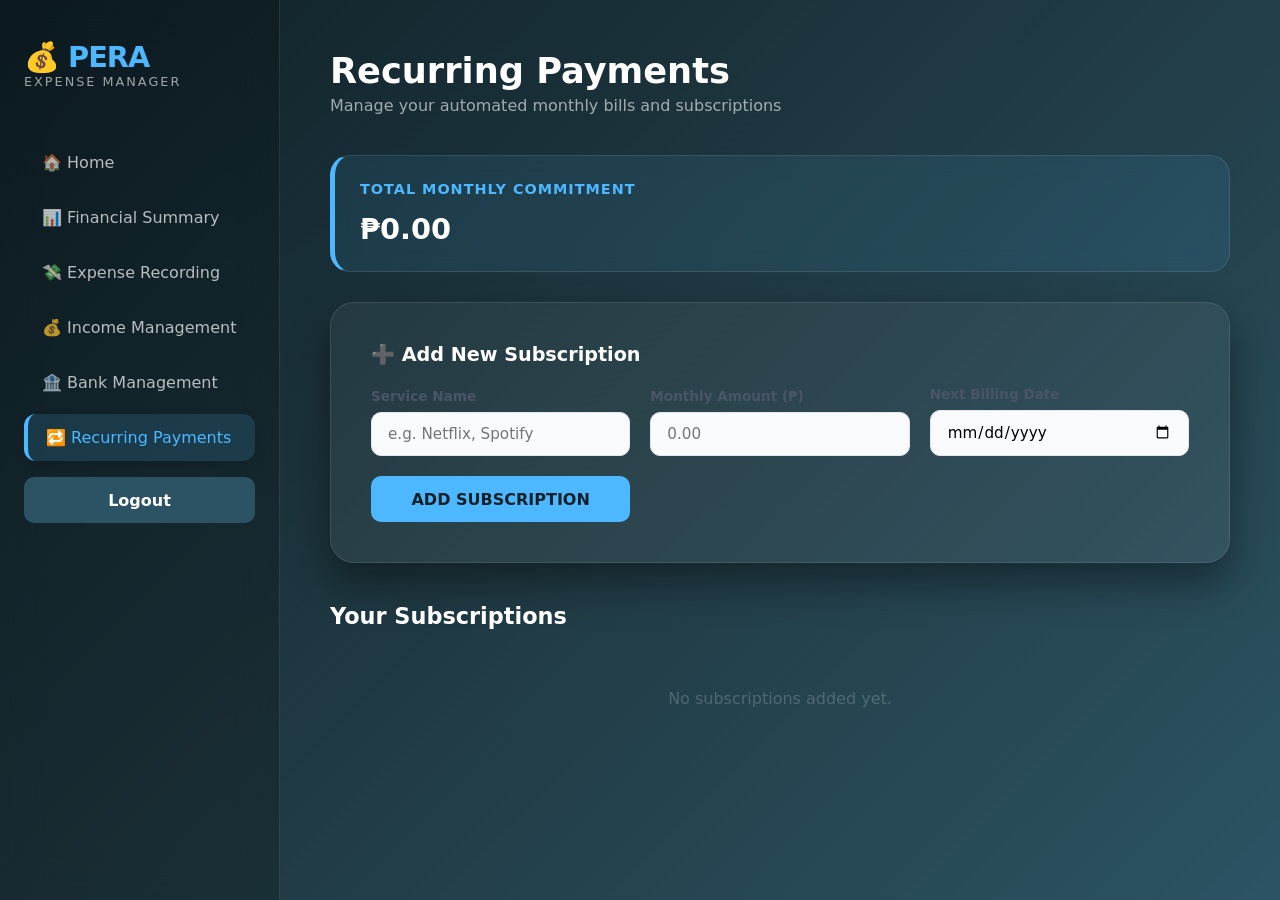
<file: recurring-payments.html>
<!DOCTYPE html>
<html lang="en">
<head>
    <meta charset="UTF-8">
    <meta name="viewport" content="width=device-width, initial-scale=1.0">
    <title>PERA - Recurring Payments</title>
    <link rel="stylesheet" href="web.css">
</head>
<body class="theme-recurring">
    <div class="dashboard">
        <div class="sidebar">
            <div class="logo"><h2>💰 PERA</h2><p>Expense Manager</p></div>
            <nav class="menu">
                <a class="menu-item" href="home.html">🏠 Home</a>
                <a class="menu-item" href="financial-summary.html">📊 Financial Summary</a>
                <a class="menu-item" href="expense-recording.html">💸 Expense Recording</a>
                <a class="menu-item" href="income-management.html">💰 Income Management</a>
                <a class="menu-item" href="bank-management.html">🏦 Bank Management</a>
                <a class="menu-item active" href="recurring-payments.html">🔁 Recurring Payments</a>
            </nav>
            <div class="logout"><button onclick="logout()">Logout</button></div>
        </div>

        <div class="main">
            <div class="topbar">
                <h1>Recurring Payments</h1>
                <p>Manage your automated monthly bills and subscriptions</p>
            </div>

<div class="cards" style="margin-bottom: 30px;">
    <div class="card" style="border-left: 5px solid #4db8ff; background: rgba(77, 184, 255, 0.1);">
        <h3 style="color: #4db8ff;">Total Monthly Commitment</h3>
        <div class="amount" id="recurringTotal" style="color: white;">₱0.00</div>
    </div>
</div>

<div class="form-container" style="margin-bottom: 40px; max-width: 100%;">
    <h2 style="color: white; margin-bottom: 20px; font-size: 1.2rem;">➕ Add New Subscription</h2>
    <form id="recurringForm" style="display: grid; grid-template-columns: repeat(auto-fit, minmax(200px, 1fr)); gap: 20px; align-items: flex-end;">
        <div class="input-group" style="margin-bottom: 0;">
            <label>Service Name</label>
            <input type="text" id="recName" placeholder="e.g. Netflix, Spotify" required>
        </div>
        <div class="input-group" style="margin-bottom: 0;">
            <label>Monthly Amount (₱)</label>
            <input type="number" id="recAmount" placeholder="0.00" step="0.01" required>
        </div>
        <div class="input-group" style="margin-bottom: 0;">
            <label>Next Billing Date</label>
            <input type="date" id="recDate" required>
        </div>
        <button type="submit" style="margin-top: 0; background: #4db8ff; color: #0f2027; font-weight: bold;">
            ADD SUBSCRIPTION
        </button>
    </form>
</div>

            <h2 style="color: white; margin-bottom: 20px; font-size: 1.4rem;">Your Subscriptions</h2>
            <div id="recurringList" class="cards">
                </div>
        </div>
    </div>
    <script src="web.js"></script>
</body>
</html>
</file>
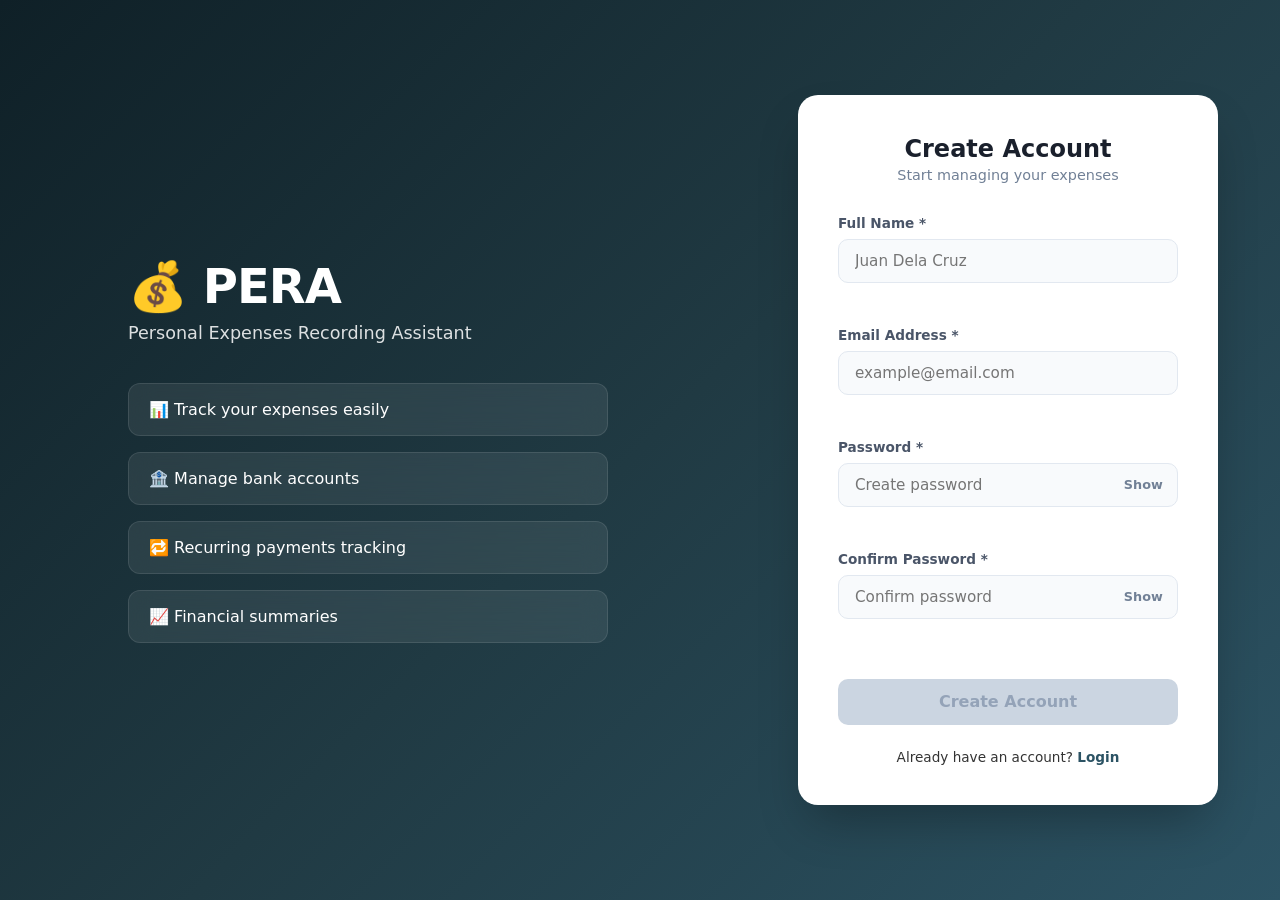
<file: register.html>
<!DOCTYPE html>
<html lang="en">
<head>
    <meta charset="UTF-8">
    <meta name="viewport" content="width=device-width, initial-scale=1.0">
    <title>PERA - Register</title>
    <link rel="stylesheet" href="web.css">
</head>
<body>

<div class="page">
    <div class="left">
        <div class="brand">
            <h1>💰 PERA</h1>
            <p>Personal Expenses Recording Assistant</p>
        </div>
        <div class="features">
            <div class="feature">📊 Track your expenses easily</div>
            <div class="feature">🏦 Manage bank accounts</div>
            <div class="feature">🔁 Recurring payments tracking</div>
            <div class="feature">📈 Financial summaries</div>
        </div>
    </div>

    <div class="right">
        <div class="login-card">
            <h2>Create Account</h2>
            <p class="subtitle">Start managing your expenses</p>

            <form id="registerForm">
                <div class="input-group">
                    <label for="fullName">Full Name *</label>
                    <input type="text" id="fullName" placeholder="Juan Dela Cruz">
                    <small class="error" id="nameError"></small>
                </div>

                <div class="input-group">
                    <label for="email">Email Address *</label>
                    <input type="email" id="email" placeholder="example@email.com">
                    <small class="error" id="emailError"></small>
                </div>

                <div class="input-group">
                    <label for="password">Password *</label>
                    <div class="password-box">
                        <input type="password" id="password" placeholder="Create password">
                        <span class="toggle-btn" id="togglePass">Show</span>
                    </div>
                    <small class="error" id="passwordError"></small>
                </div>

                <div class="input-group">
                    <label for="confirmPassword">Confirm Password *</label>
                    <div class="password-box">
                        <input type="password" id="confirmPassword" placeholder="Confirm password">
                        <span class="toggle-btn" id="toggleConfirm">Show</span>
                    </div>
                    <small class="error" id="confirmError"></small>
                </div>

                <button type="submit" id="registerBtn" disabled>Create Account</button>
                <p class="success" id="successMessage"></p>
            </form>

            <div class="links">
                <p>Already have an account? <a href="login.html">Login</a></p>
            </div>
        </div>
    </div>
</div>

<script src="web.js"></script>
</body>
</html>
</file>
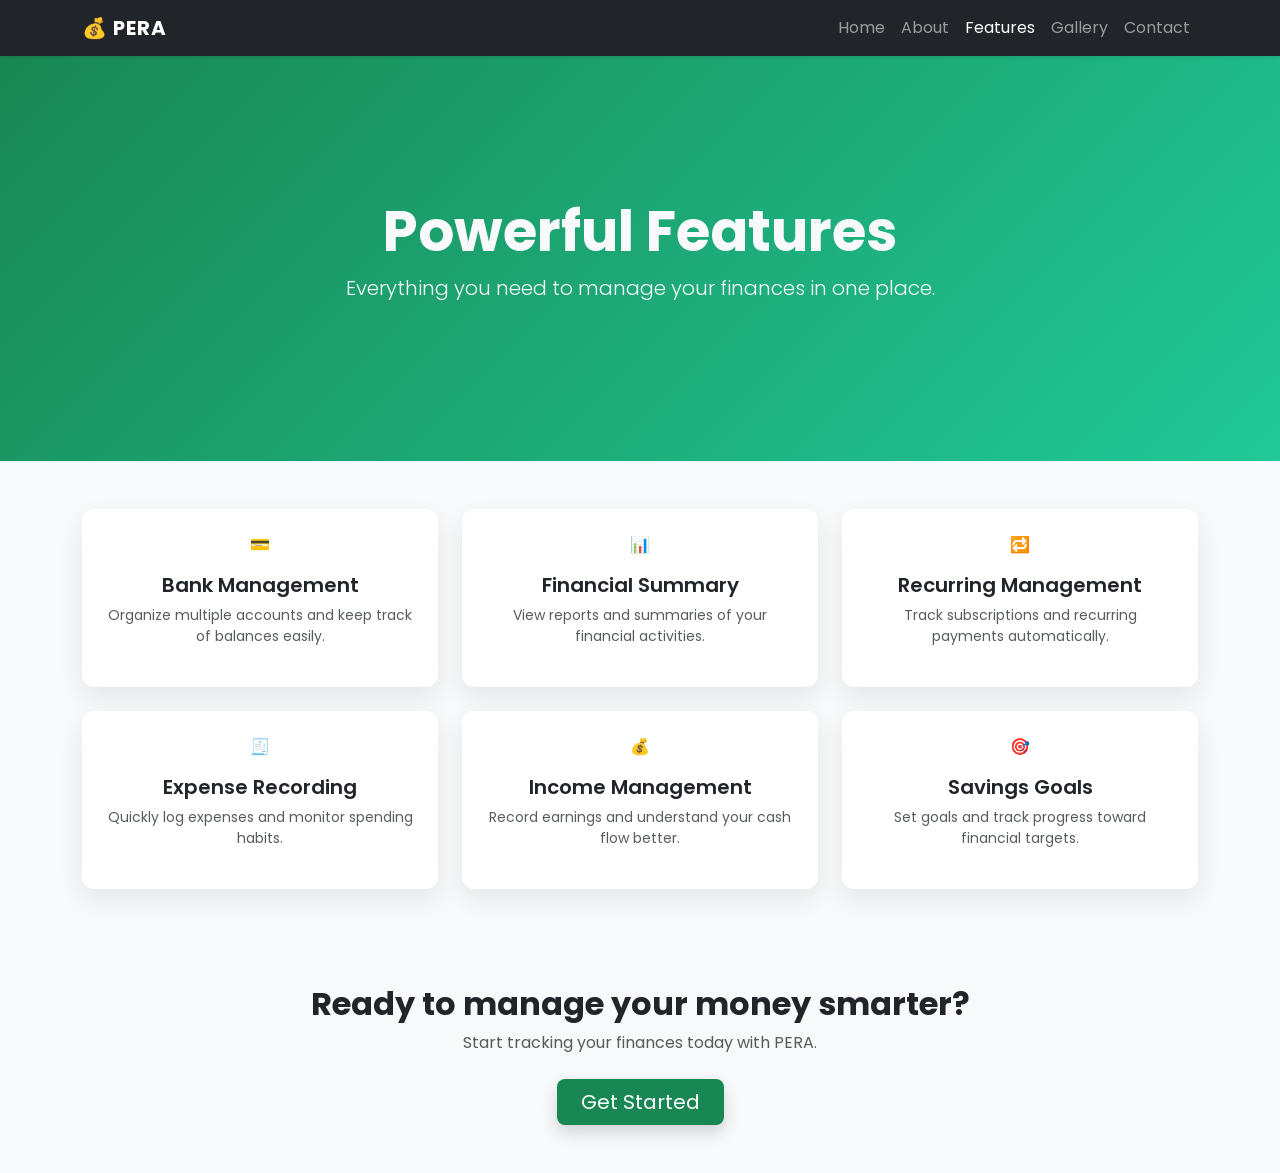
<file: services.html>
<!DOCTYPE html>
<html lang="en">
<head>
  <meta charset="UTF-8">
  <meta name="viewport" content="width=device-width, initial-scale=1.0">
  <title>Features | PERA</title>

  <!-- Bootstrap -->
  <link href="https://cdn.jsdelivr.net/npm/bootstrap@5.3.2/dist/css/bootstrap.min.css" rel="stylesheet">

  <!-- Google Font -->
  <link href="https://fonts.googleapis.com/css2?family=Poppins:wght@300;400;600;700&display=swap" rel="stylesheet">

  <link rel="stylesheet" href="style.css">
</head>
<body>

<!-- Navbar -->
<nav class="navbar navbar-expand-lg navbar-dark bg-dark shadow-sm">
  <div class="container">
    <a class="navbar-brand fw-bold" href="index.html">💰 PERA</a>
    <button class="navbar-toggler" type="button" data-bs-toggle="collapse" data-bs-target="#navbarNav">
      <span class="navbar-toggler-icon"></span>
    </button>
    <div class="collapse navbar-collapse" id="navbarNav">
      <ul class="navbar-nav ms-auto">
        <li class="nav-item"><a class="nav-link" href="index.html">Home</a></li>
        <li class="nav-item"><a class="nav-link" href="about.html">About</a></li>
        <li class="nav-item"><a class="nav-link active" href="services.html">Features</a></li>
        <li class="nav-item"><a class="nav-link" href="gallery.html">Gallery</a></li>
        <li class="nav-item"><a class="nav-link" href="contact.html">Contact</a></li>
      </ul>
    </div>
  </div>
</nav>

<!-- Page Hero -->
<section class="about-hero text-center text-light d-flex align-items-center">
  <div class="container">
    <h1 class="display-4 fw-bold">Powerful Features</h1>
    <p class="lead">Everything you need to manage your finances in one place.</p>
  </div>
</section>

<!-- Features Grid -->
<section class="container py-5">
  <div class="row g-4">

    <div class="col-md-4">
      <div class="feature-box p-4 text-center h-100">
        💳
        <h5 class="mt-3 fw-semibold">Bank Management</h5>
        <p class="small text-muted">Organize multiple accounts and keep track of balances easily.</p>
      </div>
    </div>

    <div class="col-md-4">
      <div class="feature-box p-4 text-center h-100">
        📊
        <h5 class="mt-3 fw-semibold">Financial Summary</h5>
        <p class="small text-muted">View reports and summaries of your financial activities.</p>
      </div>
    </div>

    <div class="col-md-4">
      <div class="feature-box p-4 text-center h-100">
        🔁
        <h5 class="mt-3 fw-semibold">Recurring Management</h5>
        <p class="small text-muted">Track subscriptions and recurring payments automatically.</p>
      </div>
    </div>

    <div class="col-md-4">
      <div class="feature-box p-4 text-center h-100">
        🧾
        <h5 class="mt-3 fw-semibold">Expense Recording</h5>
        <p class="small text-muted">Quickly log expenses and monitor spending habits.</p>
      </div>
    </div>

    <div class="col-md-4">
      <div class="feature-box p-4 text-center h-100">
        💰
        <h5 class="mt-3 fw-semibold">Income Management</h5>
        <p class="small text-muted">Record earnings and understand your cash flow better.</p>
      </div>
    </div>

    <div class="col-md-4">
      <div class="feature-box p-4 text-center h-100">
        🎯
        <h5 class="mt-3 fw-semibold">Savings Goals</h5>
        <p class="small text-muted">Set goals and track progress toward financial targets.</p>
      </div>
    </div>

  </div>
</section>

<!-- CTA Section -->
<section class="text-center py-5 bg-light">
  <div class="container">
    <h2 class="fw-bold">Ready to manage your money smarter?</h2>
    <p class="text-muted mb-4">Start tracking your finances today with PERA.</p>
    <a href="index.html" class="btn btn-success btn-lg px-4 shadow">Get Started</a>
  </div>
</section>

<script src="https://cdn.jsdelivr.net/npm/bootstrap@5.3.2/dist/js/bootstrap.bundle.min.js"></script>
</body>
</html>
</file>
<file: style.css>
body {
  font-family: 'Poppins', sans-serif;
  background-color: #f8f9fa;
}

/* HERO */
.hero {
  background: linear-gradient(135deg, #198754, #20c997);
  min-height: 85vh;
  padding: 80px 0;
}

/* Feature Boxes */
.feature-box {
  background: white;
  border-radius: 12px;
  box-shadow: 0 10px 25px rgba(0, 0, 0, 0.08);
  transition: transform 0.3s ease, box-shadow 0.3s ease;
}

.feature-box:hover {
  transform: translateY(-8px);
  box-shadow: 0 15px 35px rgba(0, 0, 0, 0.12);
}

/* Navbar Brand */
.navbar-brand {
  letter-spacing: 1px;
}


/* Buttons */
.btn-success {
  background: #198754;
  border: none;
}

.btn-success:hover {
  background: #157347;
}

/* Cards (if used in other pages) */
.card {
  border-radius: 12px;
  box-shadow: 0 8px 20px rgba(0,0,0,0.06);
  border: none;
}

.gallery-card {
  text-align: center;
}

.gallery-box {
  height: 180px;
  background: linear-gradient(135deg, #dee2e6, #f8f9fa);
  border-radius: 12px;
  display: flex;
  align-items: center;
  justify-content: center;
  font-weight: 600;
  box-shadow: 0 8px 20px rgba(0,0,0,0.06);
  transition: transform 0.3s ease, box-shadow 0.3s ease;
}

.gallery-box:hover {
  transform: translateY(-6px);
  box-shadow: 0 12px 30px rgba(0,0,0,0.12);
}


/* About Page Hero */
.about-hero {
  background: linear-gradient(135deg, #198754, #20c997);
  min-height: 45vh;
  padding: 60px 0;
}

/* About Card */
.about-card {
  background: white;
  border-radius: 12px;
  box-shadow: 0 10px 25px rgba(0, 0, 0, 0.08);
}

/* Portfolio Gallery */
.portfolio-item {
  position: relative;
  overflow: hidden;
  border-radius: 14px;
  box-shadow: 0 10px 25px rgba(0,0,0,0.08);
  cursor: pointer;
}

.portfolio-image {
  height: 200px;
  background: linear-gradient(135deg, #dee2e6, #f8f9fa);
  display: flex;
  align-items: center;
  justify-content: center;
  font-weight: 600;
  font-size: 1.1rem;
  transition: transform 0.4s ease;
}

.portfolio-overlay {
  position: absolute;
  bottom: 0;
  width: 100%;
  height: 100%;
  background: rgba(0,0,0,0.7);
  color: white;
  padding: 20px;
  opacity: 0;
  display: flex;
  flex-direction: column;
  justify-content: center;
  text-align: center;
  transition: opacity 0.4s ease;
}

.portfolio-item:hover .portfolio-image {
  transform: scale(1.1);
}

.portfolio-item:hover .portfolio-overlay {
  opacity: 1;
}

/* Modal Image Placeholder */
.modal-img {
  height: 250px;
  background: linear-gradient(135deg, #dee2e6, #f8f9fa);
  border-radius: 10px;
  display: flex;
  align-items: center;
  justify-content: center;
  font-weight: 600;
}
</file>
<file: web.css>
* {
    margin: 0;
    padding: 0;
    box-sizing: border-box;
    font-family: 'Segoe UI', system-ui, sans-serif;
}

body {
    min-height: 100vh;
    background: linear-gradient(135deg, #0f2027, #203a43, #2c5364);
    color: #333;
}

.page {
    display: flex;
    min-height: 100vh;
}

/* LEFT SIDE */
.left {
    flex: 1;
    color: white;
    padding: 5% 10%;
    display: flex;
    flex-direction: column;
    justify-content: center;
}

.brand h1 {
    font-size: 3rem;
    margin-bottom: 0.5rem;
    letter-spacing: -1px;
}

.brand p {
    opacity: 0.85;
    margin-bottom: 2.5rem;
    font-size: 1.1rem;
}

.features {
    display: flex;
    flex-direction: column;
    gap: 1rem;
}

.feature {
    background: rgba(255, 255, 255, 0.08);
    padding: 1rem 1.25rem;
    border-radius: 12px;
    backdrop-filter: blur(12px);
    border: 1px solid rgba(255, 255, 255, 0.1);
    font-weight: 500;
}

/* RIGHT SIDE */
.right {
    flex: 1;
    display: flex;
    justify-content: center;
    align-items: center;
    padding: 2rem;
}

/* LOGIN CARD */
.login-card {
    width: 100%;
    max-width: 420px;
    background: white;
    padding: 2.5rem;
    border-radius: 20px;
    box-shadow: 0 25px 50px -12px rgba(0, 0, 0, 0.3);
}

.login-card h2 {
    text-align: center;
    margin-bottom: 0.25rem;
    color: #1a202c;
}

.subtitle {
    text-align: center;
    font-size: 0.9rem;
    color: #718096;
    margin-bottom: 2rem;
}

.input-group {
    margin-bottom: 1.25rem;
    position: relative;
}

label {
    display: block;
    font-weight: 600;
    font-size: 0.85rem;
    margin-bottom: 0.5rem;
    color: #4a5568;
}

input {
    width: 100%;
    padding: 0.75rem 1rem;
    border: 1.5px solid #e2e8f0;
    border-radius: 10px;
    font-size: 0.95rem;
    transition: all 0.2s ease;
    background: #f8fafc;
}

input:focus {
    border-color: #2c5364;
    background: white;
    box-shadow: 0 0 0 3px rgba(44, 83, 100, 0.15);
    outline: none;
}

/* PASSWORD BOX */
.password-box {
    position: relative;
}

.toggle-btn {
    position: absolute;
    right: 12px;
    top: 50%;
    transform: translateY(-50%);
    cursor: pointer;
    font-size: 0.8rem;
    font-weight: 600;
    color: #718096;
    user-select: none;
    padding: 0.2rem;
}

.toggle-btn:hover {
    color: #2c5364;
}

/* BUTTON */
button {
    width: 100%;
    padding: 0.85rem;
    margin-top: 1rem;
    background: #2c5364;
    border: none;
    color: white;
    font-weight: 600;
    font-size: 1rem;
    border-radius: 10px;
    cursor: pointer;
    transition: all 0.2s ease;
}

button:disabled {
    background: #cbd5e1;
    cursor: not-allowed;
    color: #94a3b8;
}

button:hover:not(:disabled) {
    background: #1a3540;
    transform: translateY(-2px);
    box-shadow: 0 4px 12px rgba(26, 53, 64, 0.3);
}

button:active:not(:disabled) {
    transform: translateY(0);
}

/* ERRORS & SUCCESS */
.error {
    display: block;
    color: #e53e3e;
    font-size: 0.75rem;
    margin-top: 0.4rem;
    min-height: 1.1rem; /* Prevents layout jump when error appears */
}

.error-center {
    color: #e53e3e;
    text-align: center;
    margin-top: 1rem;
    font-size: 0.85rem;
}

.success {
    color: #38a169;
    text-align: center;
    margin-top: 1rem;
    font-size: 0.9rem;
    font-weight: 600;
}

.links {
    text-align: center;
    margin-top: 1.5rem;
    font-size: 0.85rem;
    display: flex;
    flex-direction: column;
    gap: 0.5rem;
}

.links a {
    color: #2c5364;
    font-weight: 600;
    text-decoration: none;
    transition: color 0.2s;
}

.links a:hover {
    color: #1a3540;
    text-decoration: underline;
}

/* RESPONSIVE DESIGN (Mobile) */
@media (max-width: 768px) {
    .page {
        flex-direction: column;
    }
    .left {
        padding: 3rem 2rem 1.5rem;
        text-align: center;
    }
    .features {
        display: none; /* Hide features on small screens to save space */
    }
    .brand p {
        margin-bottom: 0;
    }
    .right {
        padding: 1rem;
        align-items: flex-start;
    }
    .login-card {
        padding: 2rem 1.5rem;
    }
}

/* --- UPDATED DASHBOARD LAYOUT --- */

.dashboard {
    display: flex;
    min-height: 100vh;
    background: linear-gradient(135deg, #0f2027, #203a43, #2c5364); /* Deep cinematic background */
}

/* SIDEBAR */
.sidebar {
    width: 280px;
    background: rgba(0, 0, 0, 0.2);
    backdrop-filter: blur(20px);
    border-right: 1px solid rgba(255, 255, 255, 0.1);
    padding: 40px 24px;
    display: flex;
    flex-direction: column;
    color: white;
}

.logo h2 {
    font-size: 1.8rem;
    letter-spacing: -1px;
    color: #4db8ff; /* Soft blue accent */
}

.logo p {
    font-size: 0.8rem;
    text-transform: uppercase;
    letter-spacing: 2px;
    opacity: 0.6;
    margin-bottom: 50px;
}

.menu {
    display: flex;
    flex-direction: column;
    gap: 8px;
}

.menu-item {
    padding: 14px 18px;
    border-radius: 12px;
    text-decoration: none;
    color: rgba(255, 255, 255, 0.7);
    font-weight: 500;
    transition: all 0.3s ease;
    display: flex;
    align-items: center;
}

.menu-item:hover {
    background: rgba(255, 255, 255, 0.1);
    color: white;
    transform: translateX(5px);
}

.menu-item.active {
    background: #2c5364;
    color: white;
    box-shadow: 0 4px 15px rgba(0, 0, 0, 0.2);
}

/* MAIN AREA */
.main {
    flex: 1;
    padding: 50px;
    overflow-y: auto;
}

.topbar h1 {
    font-size: 2.2rem;
    color: white;
    margin-bottom: 5px;
}

.topbar p {
    color: rgba(255, 255, 255, 0.6);
    margin-bottom: 40px;
}

/* CARDS */
.cards {
    display: grid;
    grid-template-columns: repeat(auto-fit, minmax(240px, 1fr));
    gap: 25px;
    margin-bottom: 50px;
}

.card {
    background: rgba(255, 255, 255, 0.05);
    padding: 25px;
    border-radius: 20px;
    backdrop-filter: blur(10px);
    border: 1px solid rgba(255, 255, 255, 0.1);
    transition: transform 0.3s ease;
}

.card:hover {
    transform: translateY(-5px);
    background: rgba(255, 255, 255, 0.08);
}

.card h3 {
    font-size: 0.9rem;
    text-transform: uppercase;
    letter-spacing: 1px;
    color: rgba(255, 255, 255, 0.5);
    margin-bottom: 15px;
}

.amount {
    font-size: 1.8rem;
    font-weight: 700;
    color: white;
}

/* Specific Card Colors */
.card-balance { border-left: 5px solid #4db8ff; }
.card-income { border-left: 5px solid #4ade80; }
.card-expense { border-left: 5px solid #f87171; }
.card-recurring { border-left: 5px solid #fbbf24; }

/* RECENT TABLE */
.recent {
    background: rgba(255, 255, 255, 0.03);
    padding: 30px;
    border-radius: 20px;
    border: 1px solid rgba(255, 255, 255, 0.05);
}

.recent h2 {
    color: white;
    font-size: 1.4rem;
    margin-bottom: 20px;
}

table {
    width: 100%;
    border-collapse: separate;
    border-spacing: 0 10px;
}

th {
    color: rgba(255, 255, 255, 0.4);
    font-weight: 600;
    text-transform: uppercase;
    font-size: 0.75rem;
    padding: 10px 15px;
}

td {
    padding: 15px;
    background: rgba(255, 255, 255, 0.03);
    color: white;
}

td:first-child { border-radius: 10px 0 0 10px; }
td:last-child { border-radius: 0 10px 10px 0; }

.income-text { color: #4ade80; font-weight: 600; }
.expense-text { color: #f87171; font-weight: 600; }

/* --- THEMED PAGE VARIATIONS --- */

/* Financial Summary - Deep Purple/Blue (Analytical) */
.theme-summary { background: linear-gradient(135deg, #1a1a2e, #16213e, #0f3460); }
.theme-summary .card { border-top: 4px solid #4db8ff; }

/* Expense Recording - Deep Warm/Red (Action-oriented) */
.theme-expense { background: linear-gradient(135deg, #1a0f0f, #2c1616, #432020); }
.theme-expense button { background: #f87171; }
.theme-expense button:hover { background: #ef4444; }

/* Income Management - Deep Emerald/Green (Growth) */
.theme-income { background: linear-gradient(135deg, #0d1a14, #132a1f, #1a3c2f); }
.theme-income button { background: #4ade80; color: #064e3b; }
.theme-income button:hover { background: #22c55e; }

/* Bank Management - Midnight Blue/Slate (Secure) */
.theme-bank { background: linear-gradient(135deg, #0f172a, #1e293b, #334155); }
.bank-grid { display: grid; grid-template-columns: repeat(auto-fit, minmax(300px, 1fr)); gap: 20px; }

/* Recurring Payments - Deep Amber/Gold (Reminder) */
.theme-recurring { background: linear-gradient(135deg, #1a160d, #2a2213, #3c311a); }
.status-pill { padding: 4px 12px; border-radius: 20px; font-size: 0.75rem; background: rgba(74, 222, 128, 0.2); color: #4ade80; }

/* UI Improvements for Forms */
.form-container {
    background: rgba(255, 255, 255, 0.05);
    padding: 40px;
    border-radius: 24px;
    border: 1px solid rgba(255, 255, 255, 0.1);
    box-shadow: 0 20px 40px rgba(0,0,0,0.4);
}

/* --- ENHANCED BANK CARDS --- */
.bank-card {
    background: rgba(255, 255, 255, 0.05);
    backdrop-filter: blur(10px);
    border: 1px solid rgba(255, 255, 255, 0.1);
    border-radius: 16px;
    padding: 25px;
    position: relative;
    overflow: hidden;
    transition: transform 0.3s ease, box-shadow 0.3s ease;
    min-height: 180px;
    display: flex;
    flex-direction: column;
    justify-content: space-between;
    color: white;
}

.bank-card:hover {
    transform: translateY(-5px);
    box-shadow: 0 10px 20px rgba(0, 0, 0, 0.3);
    background: rgba(255, 255, 255, 0.08);
}

.bank-card::before {
    content: "";
    position: absolute;
    top: -20px;
    right: -20px;
    width: 100px;
    height: 100px;
    background: rgba(77, 184, 255, 0.1);
    border-radius: 50%;
}

.bank-card .chip {
    width: 40px;
    height: 30px;
    background: linear-gradient(135deg, #ffd700, #b8860b);
    border-radius: 4px;
    margin-bottom: 15px;
}

.bank-card h3 {
    font-size: 0.9rem;
    text-transform: uppercase;
    letter-spacing: 1px;
    opacity: 0.7;
    margin-bottom: 5px;
}

.bank-card .bank-name {
    font-size: 1.4rem;
    font-weight: bold;
    margin-bottom: 20px;
}

.bank-card .amount {
    font-family: 'Courier New', monospace;
    font-size: 1.8rem;
    letter-spacing: 1px;
}

/* --- IMPROVED BANK CARD LAYOUT --- */
.bank-card {
    background: rgba(255, 255, 255, 0.05);
    backdrop-filter: blur(10px);
    border: 1px solid rgba(255, 255, 255, 0.1);
    border-radius: 16px;
    padding: 25px;
    position: relative;
    min-height: 220px; /* Slightly taller to fit the button at the bottom */
    display: flex;
    flex-direction: column;
    justify-content: space-between;
    color: white;
    transition: transform 0.3s ease;
}

.delete-bank-btn {
    align-self: flex-start; /* Keeps it to the left */
    background: transparent;
    color: #f87171;
    border: 1px solid rgba(248, 113, 113, 0.3);
    padding: 6px 12px;
    border-radius: 6px;
    font-size: 0.7rem;
    font-weight: bold;
    cursor: pointer;
    transition: 0.2s;
    margin-top: 15px; /* Pushes it away from the balance */
}

.delete-bank-btn:hover {
    background: #dc2626;
    color: white;
    border-color: #dc2626;
}

.add-account-card {
    border: 2px dashed rgba(77, 184, 255, 0.4);
    background: transparent;
    display: flex;
    flex-direction: column;
    align-items: center;
    justify-content: center;
    border-radius: 16px;
    cursor: pointer;
    min-height: 220px;
    transition: 0.3s;
}

.add-account-card:hover {
    border-color: #4db8ff;
    background: rgba(77, 184, 255, 0.05);
}

/* Navigation Active State */
.menu-item.active {
    background: rgba(77, 184, 255, 0.15);
    color: #4db8ff;
    border-left: 4px solid #4db8ff;
}

/* Transaction Type Badges */
.badge {
    padding: 4px 10px;
    border-radius: 6px;
    font-size: 0.7rem;
    font-weight: bold;
    text-transform: uppercase;
}

.badge.income {
    background: rgba(74, 222, 128, 0.15);
    color: #4ade80;
}

.badge.expense {
    background: rgba(248, 113, 113, 0.15);
    color: #f87171;
}

/* Table Row Hover */
tr:hover td {
    background: rgba(255, 255, 255, 0.05);
}
</file>
